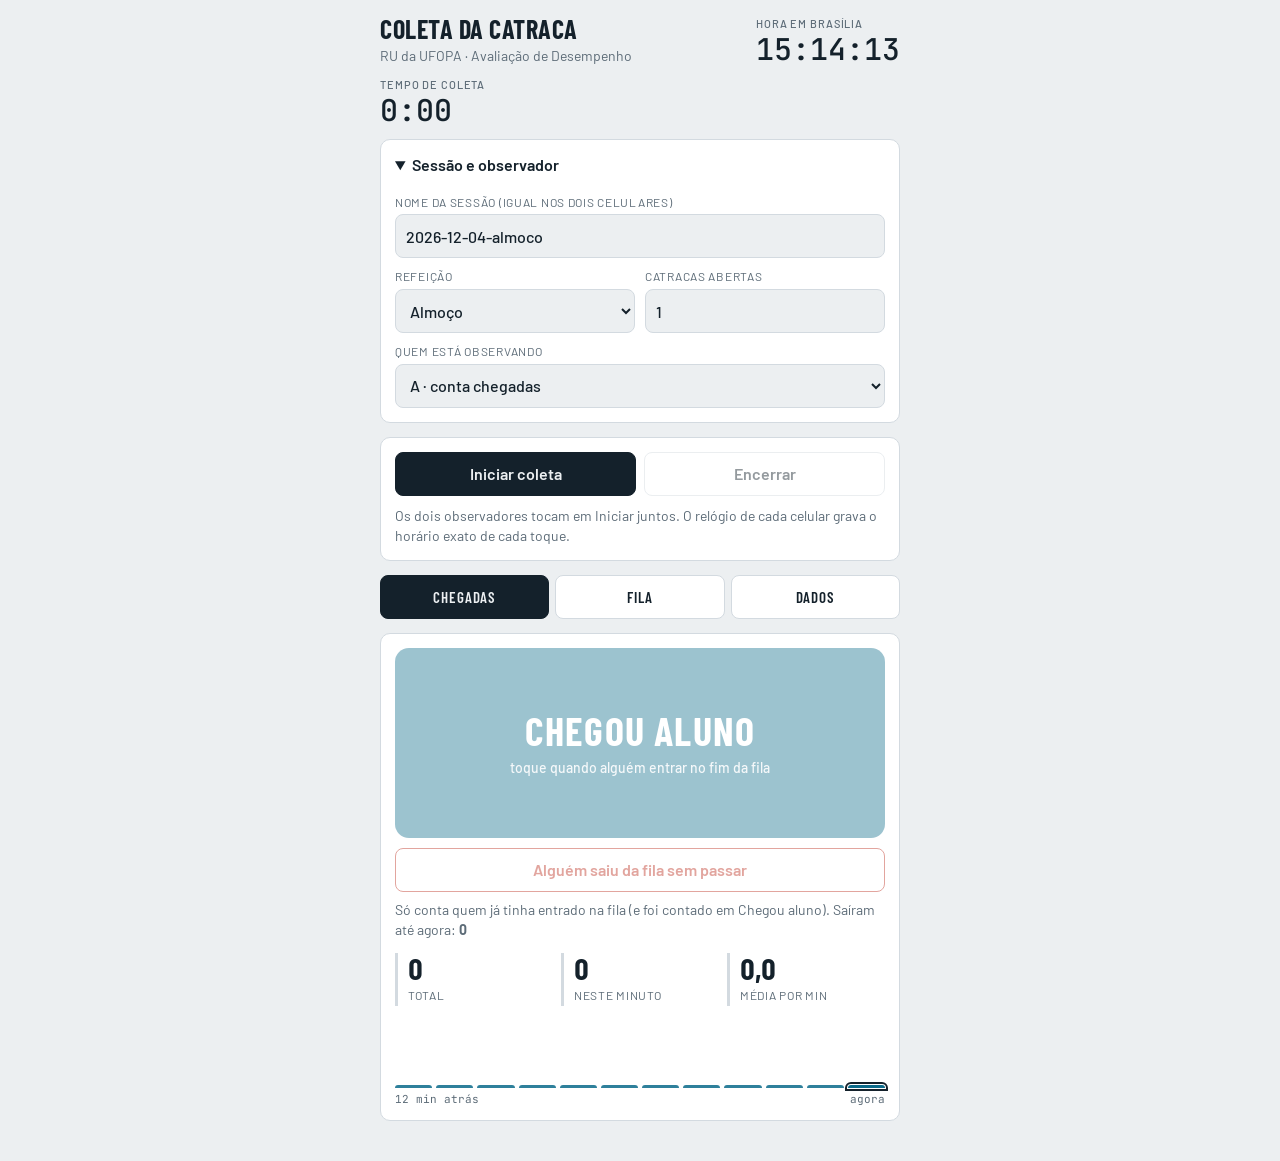
<file: index.html>
<!doctype html>
<html lang="pt-BR">
<head>
<meta charset="utf-8">
<meta name="viewport" content="width=device-width, initial-scale=1, viewport-fit=cover">
<title>Coleta da Catraca</title>
<meta name="claude:viewport-fit-sides" content="cover">
<link rel="stylesheet" href="https://fonts.googleapis.com/css2?family=Barlow:wght@400;500;600&family=Barlow+Condensed:wght@600;700&family=JetBrains+Mono:wght@400;500&display=swap">
<link rel="stylesheet" href="style.css">
</head>
<body>

<main class="wrap">
  <header class="top">
    <div>
      <h1>Coleta da catraca</h1>
      <p class="sub">RU da UFOPA · Avaliação de Desempenho</p>
    </div>
    <div class="clock" aria-live="off"><small>hora em Brasília</small><span id="tod">--:--:--</span></div>
    <div class="clock" aria-live="off"><small>tempo de coleta</small><span id="clock">0:00</span></div>
  </header>

  <details class="panel" id="setup" open>
    <summary>Sessão e observador</summary>
    <div class="fields">
      <label class="wide">Nome da sessão (igual nos dois celulares)
        <input id="f-sessao" type="text" autocomplete="off">
      </label>
      <label>Refeição
        <select id="f-refeicao"><option value="almoco">Almoço</option><option value="jantar">Jantar</option></select>
      </label>
      <label>Catracas abertas
        <input id="f-catracas" type="number" min="1" max="4" inputmode="numeric">
      </label>
      <label class="wide">Quem está observando
        <select id="f-obs">
          <option value="A">A · conta chegadas</option>
          <option value="B">B · fila e atendimento</option>
        </select>
      </label>
    </div>
  </details>

  <section class="panel">
    <div class="row">
      <button class="btn primary" id="btn-start">Iniciar coleta</button>
      <button class="btn" id="btn-stop" disabled>Encerrar</button>
    </div>
    <p class="hint mt-10">Os dois observadores tocam em Iniciar juntos. O relógio de cada celular grava o horário exato de cada toque.</p>
  </section>

  <nav class="tabs" role="tablist" aria-label="Telas">
    <button class="tab" role="tab" id="t-chegadas" aria-selected="true" data-tab="chegadas">Chegadas</button>
    <button class="tab" role="tab" id="t-fila" aria-selected="false" data-tab="fila">Fila</button>
    <button class="tab" role="tab" id="t-dados" aria-selected="false" data-tab="dados">Dados</button>
  </nav>

  <section id="p-chegadas" class="panel" role="tabpanel" aria-labelledby="t-chegadas">
    <button class="big arrive" id="btn-chegou" disabled>Chegou aluno<span>toque quando alguém entrar no fim da fila</span></button>
    <button class="btn danger full-width mt-10" id="btn-saiu" disabled>Alguém saiu da fila sem passar</button>
    <p class="hint mt-8">Só conta quem já tinha entrado na fila (e foi contado em Chegou aluno). Saíram até agora: <b id="s-saiu">0</b></p>
    <div class="stats mt-14">
      <div class="stat"><b id="s-total">0</b><i>total</i></div>
      <div class="stat"><b id="s-min">0</b><i>neste minuto</i></div>
      <div class="stat"><b id="s-media">0,0</b><i>média por min</i></div>
    </div>
    <div class="bars" id="bars" aria-label="Chegadas por minuto"></div>
    <div class="axis"><span>12 min atrás</span><span>agora</span></div>
  </section>

  <section id="p-fila" role="tabpanel" aria-labelledby="t-fila" class="tab-panel" hidden>
    <div class="panel" id="fila-card">
      <h2>Fila, minuto a minuto</h2>
      <p class="hint"><span class="dueTxt" id="due-txt">Inicie a coleta para começar a contar o tempo.</span></p>
      <div class="stepper">
        <button id="n-minus" aria-label="Menos um">−</button>
        <div class="nval"><span id="n-val">0</span><small>alunos na fila + catraca</small></div>
        <button id="n-plus" aria-label="Mais um">+</button>
      </div>
      <button class="btn primary full-width" id="btn-fila" disabled>Anotar fila</button>
    </div>
    <div class="panel">
      <h2>Atendimento na catraca</h2>
      <div class="sw" id="sw">0,00 s</div>
      <button class="big serve serve-small" id="btn-sw" disabled>Começou a passar<span>toque quando o aluno chegar na catraca</span></button>
      <p class="hint mt-10"><b id="s-atend">0</b> de 20 a 30 atendimentos cronometrados. <button class="btn cancel-button" id="btn-sw-cancel" hidden>Descartar</button></p>
    </div>
  </section>

  <section id="p-dados" role="tabpanel" aria-labelledby="t-dados" class="tab-panel" hidden>
    <div class="panel">
      <h2>Resumo deste celular</h2>
      <div class="stats">
        <div class="stat"><b id="d-ch">0</b><i>chegadas</i></div>
        <div class="stat"><b id="d-fi">0</b><i>filas</i></div>
        <div class="stat"><b id="d-at">0</b><i>atendimentos</i></div>
      </div>
    </div>
    <div class="panel">
      <h2>CSV para o script</h2>
      <p class="hint mb-10">Copie, cole num arquivo .csv e passe os dois arquivos (A e B) para o script de análise.</p>
      <textarea id="csv" readonly aria-label="Dados em CSV"></textarea>
      <div class="row mt-10">
        <button class="btn primary" id="btn-copy">Copiar CSV</button>
        <button class="btn" id="btn-undo">Desfazer último</button>
        <button class="btn danger" id="btn-clear">Apagar tudo</button>
      </div>
    </div>
    <div class="panel">
      <h2>Últimos registros</h2>
      <ul class="log" id="log"></ul>
    </div>
  </section>
</main>
<div class="toast" id="toast" hidden></div>

<script src="app.js"></script>
</body>
</html>
</file>
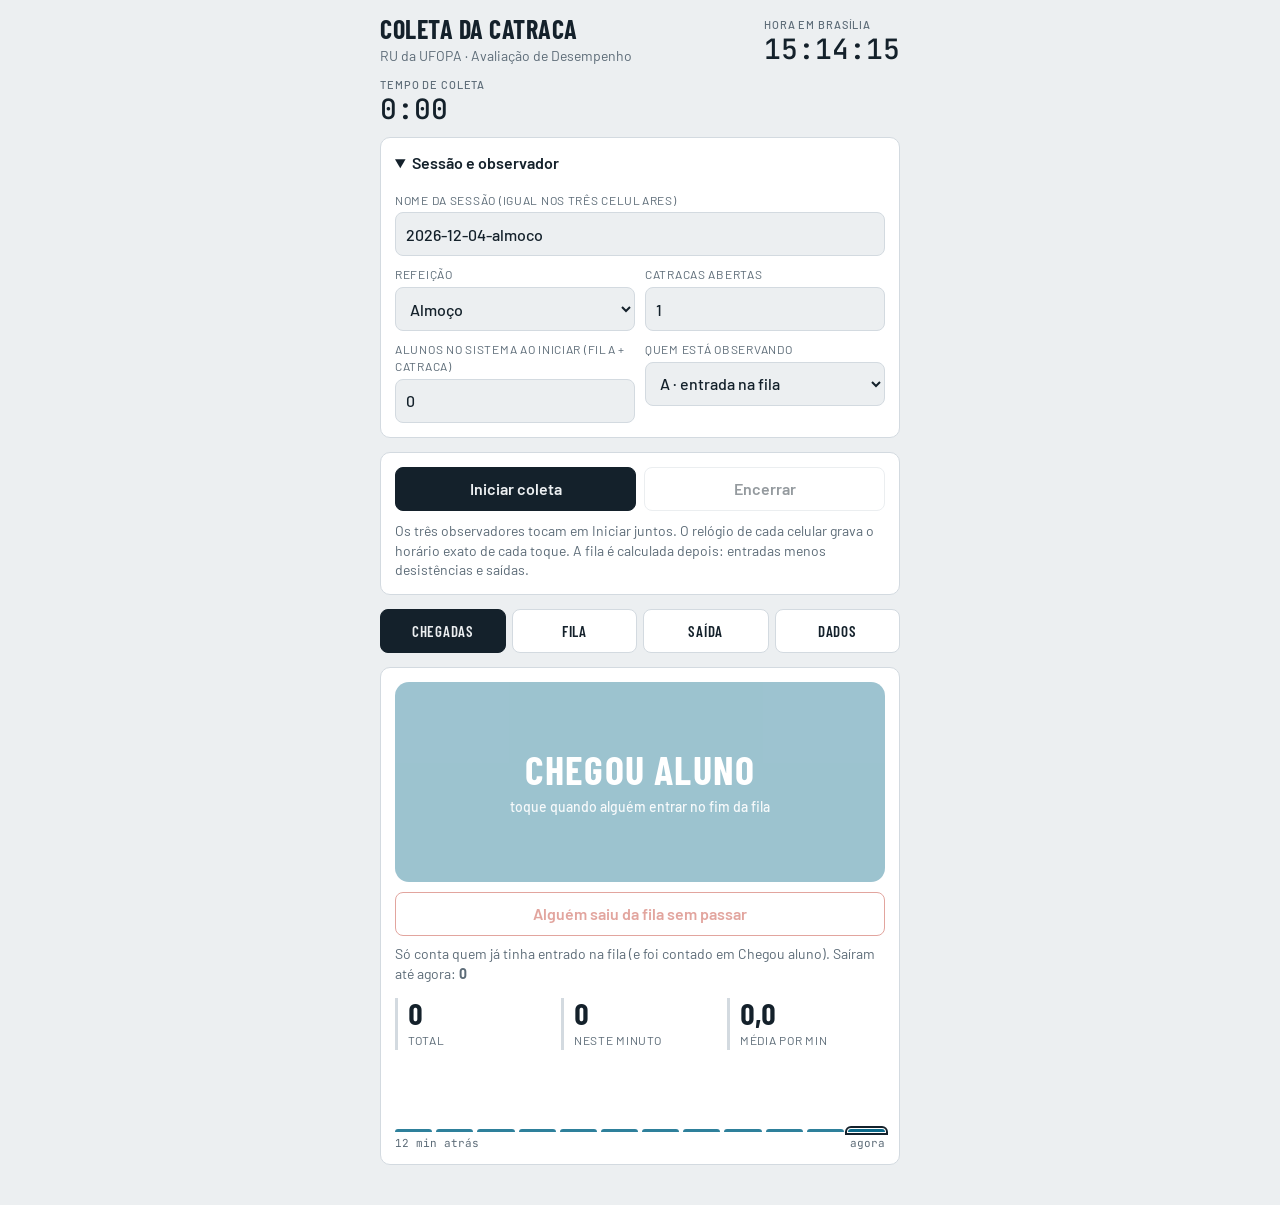
<file: docs/index.html>
<!doctype html>
<html lang="pt-BR">
<head>
<meta charset="utf-8">
<meta name="viewport" content="width=device-width, initial-scale=1, viewport-fit=cover">
<title>Coleta da Catraca</title>
<meta name="claude:viewport-fit-sides" content="cover">
<link rel="stylesheet" href="https://fonts.googleapis.com/css2?family=Barlow:wght@400;500;600&family=Barlow+Condensed:wght@600;700&family=JetBrains+Mono:wght@400;500&display=swap">
<link rel="stylesheet" href="style.css">
</head>
<body>

<main class="wrap">
  <header class="top">
    <div>
      <h1>Coleta da catraca</h1>
      <p class="sub">RU da UFOPA · Avaliação de Desempenho</p>
    </div>
    <div class="clock" aria-live="off"><small>hora em Brasília</small><span id="tod">--:--:--</span></div>
    <div class="clock" aria-live="off"><small>tempo de coleta</small><span id="clock">0:00</span></div>
  </header>

  <details class="panel" id="setup" open>
    <summary>Sessão e observador</summary>
    <div class="fields">
      <label class="wide">Nome da sessão (igual nos três celulares)
        <input id="f-sessao" type="text" autocomplete="off">
      </label>
      <label>Refeição
        <select id="f-refeicao"><option value="almoco">Almoço</option><option value="jantar">Jantar</option></select>
      </label>
      <label>Catracas abertas
        <input id="f-catracas" type="number" min="1" max="4" inputmode="numeric">
      </label>
      <label>Alunos no sistema ao iniciar (fila + catraca)
        <input id="f-n0" type="number" min="0" inputmode="numeric">
      </label>
      <label>Quem está observando
        <select id="f-obs">
          <option value="A">A · entrada na fila</option>
          <option value="B">B · início do atendimento</option>
          <option value="C">C · saída do atendimento</option>
        </select>
      </label>
    </div>
  </details>

  <section class="panel">
    <div class="row" style="display:flex;gap:8px;flex-wrap:wrap">
      <button class="btn primary" id="btn-start" style="flex:1 1 140px">Iniciar coleta</button>
      <button class="btn" id="btn-stop" disabled style="flex:1 1 140px">Encerrar</button>
    </div>
    <p class="hint" style="margin-top:10px">Os três observadores tocam em Iniciar juntos. O relógio de cada celular grava o horário exato de cada toque. A fila é calculada depois: entradas menos desistências e saídas.</p>
  </section>

  <nav class="tabs" role="tablist" aria-label="Telas">
    <button class="tab" role="tab" id="t-chegadas" aria-selected="true" data-tab="chegadas">Chegadas</button>
    <button class="tab" role="tab" id="t-fila" aria-selected="false" data-tab="fila">Fila</button>
    <button class="tab" role="tab" id="t-saida" aria-selected="false" data-tab="saida">Saída</button>
    <button class="tab" role="tab" id="t-dados" aria-selected="false" data-tab="dados">Dados</button>
  </nav>

  <section id="p-chegadas" class="panel" role="tabpanel" aria-labelledby="t-chegadas">
    <button class="big arrive" id="btn-chegou" disabled>Chegou aluno<span>toque quando alguém entrar no fim da fila</span></button>
    <button class="btn danger" id="btn-saiu" disabled style="width:100%;margin-top:10px">Alguém saiu da fila sem passar</button>
    <p class="hint" style="margin-top:8px">Só conta quem já tinha entrado na fila (e foi contado em Chegou aluno). Saíram até agora: <b id="s-saiu">0</b></p>
    <div class="stats" style="margin-top:14px">
      <div class="stat"><b id="s-total">0</b><i>total</i></div>
      <div class="stat"><b id="s-min">0</b><i>neste minuto</i></div>
      <div class="stat"><b id="s-media">0,0</b><i>média por min</i></div>
    </div>
    <div class="bars" id="bars" aria-label="Chegadas por minuto"></div>
    <div class="axis"><span>12 min atrás</span><span>agora</span></div>
  </section>

  <section id="p-fila" class="panel" role="tabpanel" aria-labelledby="t-fila" hidden>
    <button class="big serve" id="btn-ini" disabled>Começou a ser atendido<span>toque quando o aluno chegar na catraca</span></button>
    <div class="stats" style="margin-top:14px">
      <div class="stat"><b id="f-total">0</b><i>total</i></div>
      <div class="stat"><b id="f-min">0</b><i>neste minuto</i></div>
      <div class="stat"><b id="f-media">0,0</b><i>média por min</i></div>
    </div>
    <div class="bars serve" id="f-bars" aria-label="Inícios de atendimento por minuto"></div>
    <div class="axis"><span>12 min atrás</span><span>agora</span></div>
  </section>

  <section id="p-saida" class="panel" role="tabpanel" aria-labelledby="t-saida" hidden>
    <button class="big leave" id="btn-fim" disabled>Saiu do atendimento<span>toque quando o aluno passar pela catraca</span></button>
    <div class="stats" style="margin-top:14px">
      <div class="stat"><b id="x-total">0</b><i>total</i></div>
      <div class="stat"><b id="x-min">0</b><i>neste minuto</i></div>
      <div class="stat"><b id="x-media">0,0</b><i>média por min</i></div>
    </div>
    <div class="bars leave" id="x-bars" aria-label="Saídas por minuto"></div>
    <div class="axis"><span>12 min atrás</span><span>agora</span></div>
  </section>

  <section id="p-dados" class="stack" role="tabpanel" aria-labelledby="t-dados" hidden>
    <div class="panel">
      <h2>Resumo deste celular</h2>
      <div class="stats four">
        <div class="stat"><b id="d-ch">0</b><i>chegadas</i></div>
        <div class="stat"><b id="d-de">0</b><i>saíram da fila</i></div>
        <div class="stat"><b id="d-in">0</b><i>inícios de atendimento</i></div>
        <div class="stat"><b id="d-sa">0</b><i>saídas do atendimento</i></div>
      </div>
    </div>
    <div class="panel">
      <h2>CSV para o script</h2>
      <p class="hint" style="margin-bottom:10px">Copie, cole num arquivo .csv e passe os três arquivos (A, B e C) para o script de análise.</p>
      <textarea id="csv" readonly aria-label="Dados em CSV"></textarea>
      <div style="display:flex;gap:8px;flex-wrap:wrap;margin-top:10px">
        <button class="btn primary" id="btn-copy" style="flex:1 1 140px">Copiar CSV</button>
        <button class="btn" id="btn-undo" style="flex:1 1 140px">Desfazer último</button>
        <button class="btn danger" id="btn-clear" style="flex:1 1 140px">Apagar tudo</button>
      </div>
    </div>
    <div class="panel">
      <h2>Registros deste celular</h2>
      <div class="chips" id="chips" role="group" aria-label="Filtrar registros">
        <button class="chip" data-f="todos" aria-pressed="true">Todos <b id="c-todos">0</b></button>
        <button class="chip" data-f="chegada" aria-pressed="false">Chegadas <b id="c-chegada">0</b></button>
        <button class="chip" data-f="desistencia" aria-pressed="false">Saíram da fila <b id="c-desistencia">0</b></button>
        <button class="chip" data-f="inicio_atend" aria-pressed="false">Inícios <b id="c-inicio_atend">0</b></button>
        <button class="chip" data-f="saida_atend" aria-pressed="false">Saídas do atendimento <b id="c-saida_atend">0</b></button>
      </div>
      <p class="hint" style="margin:10px 0">Cada celular mostra só o que foi tocado nele. A saída do atendimento aparece no celular do observador C.</p>
      <ul class="log" id="log"></ul>
    </div>
  </section>
</main>
<div class="toast" id="toast" hidden></div>

<script src="app.js"></script>
</body>
</html>
</file>
<file: style.css>
/* Layout: coluna única de celular; cabeçalho com relógio da coleta, três abas (Chegadas, Fila, Dados). */
:root {
  --bg: #eceff1;
  --surface: #ffffff;
  --ink: #14212b;
  --muted: #5c6b77;
  --line: #d3dae0;
  --arrive: #0a6a8a;
  --arrive-soft: #d8edf4;
  --serve: #b8500a;
  --serve-soft: #f8e3d3;
  --alert: #c0392b;
  --font-display: "Barlow Condensed", "Arial Narrow", sans-serif;
  --font-body: "Barlow", system-ui, sans-serif;
  --font-mono: "JetBrains Mono", ui-monospace, monospace;
}
@media (prefers-color-scheme: dark) {
  :root:not([data-theme="light"]) {
    --bg: #0f161c; --surface: #17212a; --ink: #e8eef2; --muted: #93a3af; --line: #2a3945;
    --arrive: #4cb8d9; --arrive-soft: #12343f; --serve: #f0985a; --serve-soft: #3b2616; --alert: #ff7a6b;
    color-scheme: dark;
  }
}
:root[data-theme="dark"] {
  --bg: #0f161c; --surface: #17212a; --ink: #e8eef2; --muted: #93a3af; --line: #2a3945;
  --arrive: #4cb8d9; --arrive-soft: #12343f; --serve: #f0985a; --serve-soft: #3b2616; --alert: #ff7a6b;
  color-scheme: dark;
}
* { box-sizing: border-box; }
body {
  background: var(--bg); color: var(--ink); font-family: var(--font-body); font-size: 16px; line-height: 1.4;
  padding-block: 16px 40px;
  padding-left: max(16px, env(safe-area-inset-left, 0px));
  padding-right: max(16px, env(safe-area-inset-right, 0px));
}
.wrap { max-width: 520px; margin: 0 auto; display: flex; flex-direction: column; gap: 14px; }
h1 { font: 700 26px/1 var(--font-display); letter-spacing: .02em; text-transform: uppercase; margin: 0; }
.sub { color: var(--muted); font-size: 14px; margin: 4px 0 0; }
.panel { background: var(--surface); border: 1px solid var(--line); border-radius: 10px; padding: 14px; }
.top { display: flex; gap: 12px; align-items: center; justify-content: space-between; flex-wrap: wrap; }
.clock { font: 500 30px/1 var(--font-mono); font-variant-numeric: tabular-nums; }
.clock small { display: block; font: 500 11px var(--font-body); letter-spacing: .08em; text-transform: uppercase; color: var(--muted); margin-bottom: 4px; }
button { font: inherit; color: inherit; cursor: pointer; }
button:focus-visible, input:focus-visible, select:focus-visible, summary:focus-visible { outline: 3px solid var(--arrive); outline-offset: 2px; }
.btn { border: 1px solid var(--line); background: var(--surface); border-radius: 8px; padding: 10px 14px; font-weight: 600; min-height: 44px; }
.btn.primary { background: var(--ink); color: var(--bg); border-color: var(--ink); }
.btn.danger { color: var(--alert); border-color: var(--alert); }
.btn:disabled { opacity: .45; cursor: not-allowed; }
.tabs { display: grid; grid-template-columns: repeat(3, 1fr); gap: 6px; }
.tab { border: 1px solid var(--line); background: var(--surface); border-radius: 8px; padding: 10px 6px; font: 600 15px var(--font-display); letter-spacing: .06em; text-transform: uppercase; min-height: 44px; }
.tab[aria-selected="true"] { background: var(--ink); color: var(--bg); border-color: var(--ink); }
details summary { cursor: pointer; font-weight: 600; min-height: 28px; }
.fields { display: grid; grid-template-columns: 1fr 1fr; gap: 10px; margin-top: 12px; }
.fields label { display: flex; flex-direction: column; gap: 4px; font-size: 12px; text-transform: uppercase; letter-spacing: .06em; color: var(--muted); min-width: 0; }
.fields .wide { grid-column: 1 / -1; }
input, select { font: 500 16px var(--font-body); color: var(--ink); background: var(--bg); border: 1px solid var(--line); border-radius: 8px; padding: 9px 10px; min-height: 44px; width: 100%; min-width: 0; }
.big { width: 100%; border: 0; border-radius: 14px; min-height: 190px; font: 700 40px/1.05 var(--font-display); text-transform: uppercase; letter-spacing: .03em; color: #fff; display: flex; flex-direction: column; align-items: center; justify-content: center; gap: 8px; touch-action: manipulation; user-select: none; }
.big span { font: 500 14px var(--font-body); text-transform: none; letter-spacing: 0; opacity: .9; }
.big.arrive { background: var(--arrive); }
.big.serve { background: var(--serve); }
.big:active { transform: scale(.985); }
.big:disabled { opacity: .4; }
.stats { display: grid; grid-template-columns: repeat(3, 1fr); gap: 8px; }
.stat { border-left: 3px solid var(--line); padding-left: 10px; }
.stat b { display: block; font: 700 30px/1 var(--font-display); font-variant-numeric: tabular-nums; }
.stat i { font-style: normal; font-size: 12px; color: var(--muted); text-transform: uppercase; letter-spacing: .06em; }
.bars { display: flex; align-items: flex-end; gap: 4px; height: 70px; margin-top: 12px; }
.bar { flex: 1; min-width: 0; background: var(--arrive); border-radius: 3px 3px 0 0; position: relative; min-height: 3px; opacity: .85; }
.bar.now { opacity: 1; outline: 2px solid var(--ink); outline-offset: 1px; }
.axis { display: flex; justify-content: space-between; font: 11px var(--font-mono); color: var(--muted); margin-top: 4px; }
.hint { color: var(--muted); font-size: 14px; margin: 0; }
.due { border-color: var(--alert); box-shadow: 0 0 0 2px var(--alert) inset; }
.due .dueTxt { color: var(--alert); font-weight: 600; }
@media (prefers-reduced-motion: no-preference) { .due { animation: pulse 1s ease-in-out infinite; } }
@keyframes pulse { 50% { box-shadow: 0 0 0 4px var(--alert) inset; } }
.stepper { display: grid; grid-template-columns: 76px 1fr 76px; gap: 10px; align-items: center; margin: 12px 0; }
.stepper button { min-height: 76px; border-radius: 12px; border: 1px solid var(--line); background: var(--bg); font: 700 40px var(--font-display); touch-action: manipulation; }
.nval { text-align: center; font: 700 76px/1 var(--font-display); font-variant-numeric: tabular-nums; }
.nval small { display: block; font: 500 12px var(--font-body); letter-spacing: .06em; text-transform: uppercase; color: var(--muted); }
.sw { font: 500 44px/1 var(--font-mono); font-variant-numeric: tabular-nums; text-align: center; margin: 6px 0 12px; }
.row { display: flex; gap: 8px; flex-wrap: wrap; }
.row > * { flex: 1 1 140px; }
.log { font: 13px/1.6 var(--font-mono); margin: 0; padding: 0; list-style: none; }
.log li { display: flex; justify-content: space-between; gap: 8px; border-bottom: 1px dashed var(--line); padding: 2px 0; }
.tag-desistencia { color: var(--alert); }
.tag-chegada { color: var(--arrive); } .tag-fila, .tag-atendimento { color: var(--serve); }
textarea { width: 100%; min-height: 150px; font: 12px/1.5 var(--font-mono); color: var(--ink); background: var(--bg); border: 1px solid var(--line); border-radius: 8px; padding: 10px; resize: vertical; }
h2 { font: 700 18px/1 var(--font-display); text-transform: uppercase; letter-spacing: .05em; margin: 0 0 10px; }
.toast { position: fixed; left: 50%; transform: translateX(-50%); bottom: calc(16px + env(safe-area-inset-bottom, 0px)); background: var(--ink); color: var(--bg); padding: 10px 16px; border-radius: 8px; font-weight: 600; z-index: 20; }
[hidden] { display: none !important; }
body { margin: 0; }

.full-width { width: 100%; }
.mt-8 { margin-top: 8px; }
.mt-10 { margin-top: 10px; }
.mt-14 { margin-top: 14px; }
.mb-10 { margin-bottom: 10px; }
.tab-panel { display: flex; flex-direction: column; gap: 14px; }
.serve-small { min-height: 120px; font-size: 30px; }
.cancel-button { min-height: 32px; padding: 4px 10px; margin-left: 6px; }
</file>
<file: docs/style.css>
/* Layout: coluna única de celular; cabeçalho com relógios, quatro abas (Chegadas, Fila, Saída, Dados). Um botão grande por tipo de evento. */
:root {
  --bg: #eceff1;
  --surface: #ffffff;
  --ink: #14212b;
  --muted: #5c6b77;
  --line: #d3dae0;
  --arrive: #0a6a8a;
  --serve: #b8500a;
  --leave: #2b7a4b;
  --alert: #c0392b;
  --font-display: "Barlow Condensed", "Arial Narrow", sans-serif;
  --font-body: "Barlow", system-ui, sans-serif;
  --font-mono: "JetBrains Mono", ui-monospace, monospace;
}
@media (prefers-color-scheme: dark) {
  :root:not([data-theme="light"]) {
    --bg: #0f161c; --surface: #17212a; --ink: #e8eef2; --muted: #93a3af; --line: #2a3945;
    --arrive: #4cb8d9; --serve: #f0985a; --leave: #5ccf8a; --alert: #ff7a6b;
    color-scheme: dark;
  }
}
:root[data-theme="dark"] {
  --bg: #0f161c; --surface: #17212a; --ink: #e8eef2; --muted: #93a3af; --line: #2a3945;
  --arrive: #4cb8d9; --serve: #f0985a; --leave: #5ccf8a; --alert: #ff7a6b;
  color-scheme: dark;
}
* { box-sizing: border-box; }
body {
  background: var(--bg); color: var(--ink); font-family: var(--font-body); font-size: 16px; line-height: 1.4;
  padding-block: 16px 40px;
  padding-left: max(16px, env(safe-area-inset-left, 0px));
  padding-right: max(16px, env(safe-area-inset-right, 0px));
}
.wrap { max-width: 520px; margin: 0 auto; display: flex; flex-direction: column; gap: 14px; }
h1 { font: 700 26px/1 var(--font-display); letter-spacing: .02em; text-transform: uppercase; margin: 0; }
.sub { color: var(--muted); font-size: 14px; margin: 4px 0 0; }
.panel { background: var(--surface); border: 1px solid var(--line); border-radius: 10px; padding: 14px; }
.top { display: flex; gap: 12px 20px; align-items: center; justify-content: space-between; flex-wrap: wrap; }
.clock { font: 500 28px/1 var(--font-mono); font-variant-numeric: tabular-nums; }
.clock small { display: block; font: 500 11px var(--font-body); letter-spacing: .08em; text-transform: uppercase; color: var(--muted); margin-bottom: 4px; }
button { font: inherit; color: inherit; cursor: pointer; }
button:focus-visible, input:focus-visible, select:focus-visible, summary:focus-visible { outline: 3px solid var(--arrive); outline-offset: 2px; }
.btn { border: 1px solid var(--line); background: var(--surface); border-radius: 8px; padding: 10px 14px; font-weight: 600; min-height: 44px; }
.btn.primary { background: var(--ink); color: var(--bg); border-color: var(--ink); }
.btn.danger { color: var(--alert); border-color: var(--alert); }
.btn:disabled { opacity: .45; cursor: not-allowed; }
.tabs { display: grid; grid-template-columns: repeat(4, 1fr); gap: 6px; }
.tab { border: 1px solid var(--line); background: var(--surface); border-radius: 8px; padding: 10px 2px; font: 600 15px var(--font-display); letter-spacing: .05em; text-transform: uppercase; min-height: 44px; }
.tab[aria-selected="true"] { background: var(--ink); color: var(--bg); border-color: var(--ink); }
details summary { cursor: pointer; font-weight: 600; min-height: 28px; }
.fields { display: grid; grid-template-columns: 1fr 1fr; gap: 10px; margin-top: 12px; }
.fields label { display: flex; flex-direction: column; gap: 4px; font-size: 12px; text-transform: uppercase; letter-spacing: .06em; color: var(--muted); min-width: 0; }
.fields .wide { grid-column: 1 / -1; }
input, select { font: 500 16px var(--font-body); color: var(--ink); background: var(--bg); border: 1px solid var(--line); border-radius: 8px; padding: 9px 10px; min-height: 44px; width: 100%; min-width: 0; }
.big { width: 100%; border: 0; border-radius: 14px; min-height: 200px; font: 700 40px/1.05 var(--font-display); text-transform: uppercase; letter-spacing: .03em; color: #fff; display: flex; flex-direction: column; align-items: center; justify-content: center; gap: 8px; touch-action: manipulation; user-select: none; padding: 12px; text-align: center; }
.big span { font: 500 14px var(--font-body); text-transform: none; letter-spacing: 0; opacity: .92; }
.big.arrive { background: var(--arrive); }
.big.serve { background: var(--serve); }
.big.leave { background: var(--leave); }
.big:active { transform: scale(.985); }
.big:disabled { opacity: .4; }
.stats { display: grid; grid-template-columns: repeat(3, 1fr); gap: 8px; }
.stats.four { grid-template-columns: repeat(2, 1fr); gap: 12px 8px; }
.stat { border-left: 3px solid var(--line); padding-left: 10px; }
.stat b { display: block; font: 700 30px/1 var(--font-display); font-variant-numeric: tabular-nums; }
.stat i { font-style: normal; font-size: 12px; color: var(--muted); text-transform: uppercase; letter-spacing: .06em; }
.bars { display: flex; align-items: flex-end; gap: 4px; height: 70px; margin-top: 12px; }
.bar { flex: 1; min-width: 0; background: var(--arrive); border-radius: 3px 3px 0 0; min-height: 3px; opacity: .85; }
.bars.serve .bar { background: var(--serve); }
.bars.leave .bar { background: var(--leave); }
.bar.now { opacity: 1; outline: 2px solid var(--ink); outline-offset: 1px; }
.axis { display: flex; justify-content: space-between; font: 11px var(--font-mono); color: var(--muted); margin-top: 4px; }
.hint { color: var(--muted); font-size: 14px; margin: 0; }
.chips { display: flex; flex-wrap: wrap; gap: 6px; }
.chip { border: 1px solid var(--line); background: var(--bg); border-radius: 999px; padding: 6px 12px; font-size: 14px; font-weight: 600; min-height: 36px; }
.chip b { font-family: var(--font-mono); font-weight: 500; margin-left: 4px; }
.chip[aria-pressed="true"] { background: var(--ink); color: var(--bg); border-color: var(--ink); }
.log { font: 13px/1.6 var(--font-mono); margin: 0; padding: 0; list-style: none; max-height: 320px; overflow-y: auto; }
.log .t { color: var(--muted); flex: none; }
.log .none { color: var(--muted); border: 0; }
.log li { display: flex; justify-content: space-between; gap: 8px; border-bottom: 1px dashed var(--line); padding: 2px 0; }
.tag-chegada { color: var(--arrive); } .tag-inicio_atend { color: var(--serve); } .tag-saida_atend { color: var(--leave); } .tag-desistencia { color: var(--alert); }
textarea { width: 100%; min-height: 150px; font: 12px/1.5 var(--font-mono); color: var(--ink); background: var(--bg); border: 1px solid var(--line); border-radius: 8px; padding: 10px; resize: vertical; }
h2 { font: 700 18px/1 var(--font-display); text-transform: uppercase; letter-spacing: .05em; margin: 0 0 10px; }
.toast { position: fixed; left: 50%; transform: translateX(-50%); bottom: calc(16px + env(safe-area-inset-bottom, 0px)); background: var(--ink); color: var(--bg); padding: 10px 16px; border-radius: 8px; font-weight: 600; z-index: 20; }
.stack { display: flex; flex-direction: column; gap: 14px; }
[hidden] { display: none !important; }
body { margin: 0; }
</file>
